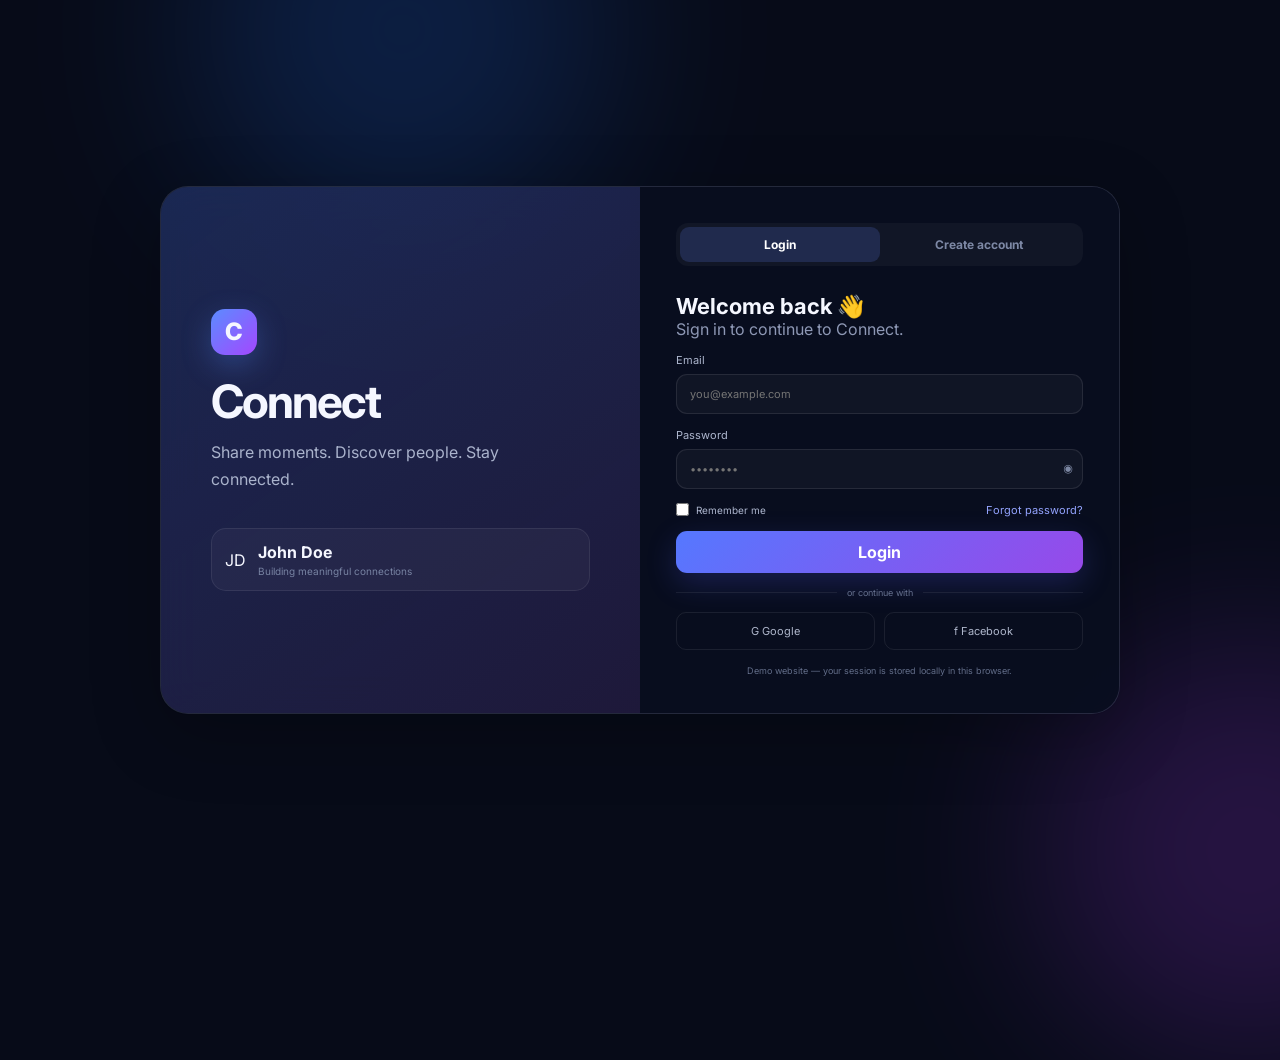
<file: index.html>
<!DOCTYPE html>
<html lang="en">
<head>
  <meta charset="UTF-8">
  <meta name="viewport" content="width=device-width, initial-scale=1.0">
  <title>Connect — Login</title>
  <link rel="preconnect" href="https://fonts.googleapis.com">
  <link rel="preconnect" href="https://fonts.gstatic.com" crossorigin>
  <link href="https://fonts.googleapis.com/css2?family=Inter:wght@400;500;600;700;800&display=swap" rel="stylesheet">
  <link rel="stylesheet" href="style.css">
</head>
<body class="auth-page">
  <div class="bg-orb orb-one"></div><div class="bg-orb orb-two"></div>
  <main class="auth-shell glass">
    <section class="auth-brand">
      <div class="brand-mark">C</div>
      <h1>Connect</h1>
      <p>Share moments. Discover people. Stay connected.</p>
      <div class="auth-preview">
        <div class="mini-avatar">JD</div><div><strong>John Doe</strong><small>Building meaningful connections</small></div>
      </div>
    </section>
    <section class="auth-card">
      <div class="auth-tabs">
        <button class="tab active" data-auth-tab="login">Login</button>
        <button class="tab" data-auth-tab="register">Create account</button>
      </div>

      <form id="loginForm" class="auth-form">
        <div><h2>Welcome back 👋</h2><p class="muted">Sign in to continue to Connect.</p></div>
        <label>Email<input id="loginEmail" type="email" placeholder="you@example.com" required></label>
        <label>Password<div class="password-wrap"><input id="loginPassword" type="password" placeholder="••••••••" required><button type="button" class="eye" data-toggle-password="loginPassword">◉</button></div></label>
        <div class="form-row"><label class="check"><input type="checkbox"> Remember me</label><button type="button" class="link-btn" id="forgotBtn">Forgot password?</button></div>
        <button class="gradient-btn auth-submit" type="submit">Login</button>
        <div class="divider"><span>or continue with</span></div>
        <div class="social-auth"><button type="button">G Google</button><button type="button">f Facebook</button></div>
        <p class="auth-note">Demo website — your session is stored locally in this browser.</p>
      </form>

      <form id="registerForm" class="auth-form hidden">
        <div><h2>Create your account ✨</h2><p class="muted">Join the Connect community.</p></div>
        <label>Full name<input id="registerName" type="text" placeholder="John Doe" required></label>
        <label>Email<input id="registerEmail" type="email" placeholder="you@example.com" required></label>
        <label>Password<div class="password-wrap"><input id="registerPassword" type="password" placeholder="Create a password" minlength="6" required><button type="button" class="eye" data-toggle-password="registerPassword">◉</button></div></label>
        <label>Confirm password<input id="registerConfirm" type="password" placeholder="Repeat your password" minlength="6" required></label>
        <label class="check"><input id="terms" type="checkbox" required> I agree to the Terms and Privacy Policy.</label>
        <button class="gradient-btn auth-submit" type="submit">Create account</button>
        <p class="auth-note">No real server is connected yet. This is the complete front-end foundation for Phase 3.</p>
      </form>
    </section>
  </main>
  <div id="toast" class="toast"></div>
  <script src="app.js"></script>
</body>
</html>
</file>
<file: style.css>
*{box-sizing:border-box;margin:0;padding:0}html{scroll-behavior:smooth}body{font-family:Inter,system-ui,sans-serif;background:#070b18;color:#f5f7ff;min-height:100vh}a{text-decoration:none;color:inherit}button,input,textarea{font:inherit}button{cursor:pointer;border:0;color:inherit;background:none}.muted{color:#8e98b5}.hidden{display:none!important}.glass{background:rgba(18,25,49,.68);border:1px solid rgba(255,255,255,.09);box-shadow:0 20px 70px rgba(0,0,0,.24);backdrop-filter:blur(20px)}.app-bg{position:fixed;inset:0;overflow:hidden;pointer-events:none;background:radial-gradient(circle at 20% 10%,#18285b 0,transparent 34%),radial-gradient(circle at 80% 90%,#311a58 0,transparent 34%),#070b18}.bg-orb{position:absolute;width:420px;height:420px;border-radius:50%;filter:blur(90px);opacity:.18}.orb-one{background:#2777ff;top:-180px;left:15%}.orb-two{background:#b43cff;right:-180px;bottom:-160px}.app-layout{position:relative;display:grid;grid-template-columns:250px minmax(0,760px) 300px;gap:24px;max-width:1440px;margin:auto;padding:24px}.sidebar{position:sticky;top:24px;height:calc(100vh - 48px);padding:22px 16px;display:flex;flex-direction:column;border-radius:24px}.logo{display:flex;align-items:center;gap:10px;font-size:21px;font-weight:800;padding:4px 8px 26px}.brand-mark{display:grid;place-items:center;width:46px;height:46px;border-radius:14px;background:linear-gradient(135deg,#5b8cff,#a447ff);font-weight:800;font-size:24px;box-shadow:0 10px 30px rgba(91,140,255,.3)}.brand-mark.small{width:34px;height:34px;border-radius:10px;font-size:17px}nav{display:grid;gap:7px}nav a{display:flex;align-items:center;gap:13px;padding:13px 12px;border-radius:13px;color:#9ca6c4;font-weight:600;transition:.2s}nav a span{font-size:20px;width:22px;text-align:center}nav a:hover,nav a.active{background:rgba(94,126,255,.13);color:#fff}nav a.active{box-shadow:inset 3px 0 #6e8cff}.badge{margin-left:auto;background:#704cff;padding:3px 7px;border-radius:99px;font-size:10px;color:#fff}.sidebar-bottom{margin-top:auto}.user-mini{display:flex;align-items:center;gap:10px;padding:15px 5px}.user-mini small,.post-head small,.suggestion small,.conversation small,.chat-head small{display:block;color:#7f89a8;font-size:11px;margin-top:3px}.avatar{width:42px;height:42px;border-radius:50%;display:grid;place-items:center;flex:0 0 auto;font-weight:800;background:linear-gradient(135deg,#3b83ff,#9d4dff);border:2px solid rgba(255,255,255,.12)}.avatar.large{width:74px;height:74px;font-size:24px}.full{width:100%}.ghost-btn,.outline-btn{border:1px solid rgba(255,255,255,.1);padding:11px 14px;border-radius:12px;color:#b4bdd7}.ghost-btn:hover,.outline-btn:hover{background:rgba(255,255,255,.05)}.main-content{min-width:0;padding:8px 0 40px}.topbar,.page-heading{display:flex;align-items:center;justify-content:space-between;gap:18px;margin-bottom:22px}.eyebrow{font-size:10px;letter-spacing:2px;color:#7784a8;font-weight:800;margin-bottom:7px}.topbar h1,.page-heading h1{font-size:27px;letter-spacing:-.8px}.top-actions{display:flex;align-items:center;gap:10px}.icon-btn{width:42px;height:42px;border-radius:12px;background:rgba(255,255,255,.05);display:grid;place-items:center;font-size:20px;position:relative}.icon-btn i{position:absolute;right:8px;top:7px;width:6px;height:6px;border-radius:50%;background:#8c5cff}.stories{padding:18px;border-radius:20px;margin-bottom:16px}.stories-head,.panel-title{display:flex;justify-content:space-between;align-items:center;margin-bottom:14px}.stories h2{font-size:15px}.stories-head a,.panel-title a{font-size:12px;color:#8494ff}.story-list{display:flex;gap:17px;overflow:auto;padding-bottom:3px}.story{text-align:center;min-width:64px}.story span{display:block;font-size:11px;color:#aab2c9;margin-top:7px}.story-ring{width:56px;height:56px;margin:auto;border-radius:50%;display:grid;place-items:center;border:2px solid #6f78ff;outline:3px solid rgba(111,120,255,.12);background:linear-gradient(135deg,#1b326a,#7e3db3);font-weight:700}.add-story .story-ring{border-style:dashed;color:#8fa0c7;font-size:25px;background:rgba(255,255,255,.03)}.photo-a{background:linear-gradient(145deg,#ff9b71,#7c4bff)}.photo-b{background:linear-gradient(145deg,#40d9c2,#3068ff)}.photo-c{background:linear-gradient(145deg,#ff7ab6,#ffc857)}.photo-d{background:linear-gradient(145deg,#2e466d,#db7b42)}.photo-e{background:linear-gradient(145deg,#69c7ff,#7b50ed)}.composer{display:flex;align-items:center;gap:12px;padding:13px;border-radius:18px;margin-bottom:18px}.composer-input{flex:1;padding:13px 15px;background:rgba(255,255,255,.04);border:1px solid rgba(255,255,255,.06);border-radius:12px;color:#727d9e}.media-btn{font-size:12px;color:#aab5ff;white-space:nowrap}.post{padding:19px;border-radius:20px;margin-bottom:17px}.post-head{display:flex;align-items:center;gap:11px}.post-head strong{font-size:13px}.more-btn{margin-left:auto;color:#7883a3}.post>p{font-size:13px;line-height:1.7;color:#d0d5e5;margin:14px 0}.post-media{height:280px;border-radius:16px;display:grid;place-items:end start;padding:22px;margin:10px 0 13px;overflow:hidden;position:relative}.post-media span{font-weight:800;font-size:17px;text-shadow:0 2px 20px #000}.gradient-media{background:linear-gradient(135deg,#17294e,#794b74 48%,#e17e61)}.gradient-media.tech{background:linear-gradient(135deg,#071b2c,#244b87 48%,#6c38a1)}.post-meta{display:flex;gap:18px;color:#707b9b;font-size:11px;padding:3px 2px 12px}.post-actions{border-top:1px solid rgba(255,255,255,.06);padding-top:11px;display:flex;justify-content:space-between}.post-actions button{font-size:12px;color:#9ba5c1;padding:7px}.post-actions button:hover{color:#fff}.like-btn.liked{color:#ff70a8}.rightbar{padding-top:8px}.panel,.profile-side{border-radius:20px;padding:18px;margin-bottom:17px}.panel-title h3{font-size:13px}.panel-title span{color:#697491}.trend{padding:12px 0;border-bottom:1px solid rgba(255,255,255,.05)}.trend:last-child{border:0}.trend strong{font-size:12px;display:block}.trend small{color:#687492;font-size:10px}.suggestion{display:flex;align-items:center;gap:9px;padding:10px 0}.suggestion>div:nth-child(2){min-width:0;flex:1}.suggestion strong{font-size:11px;display:block}.follow-btn{border:1px solid #5d6cff;color:#aab4ff;border-radius:9px;padding:7px 9px;font-size:10px}.follow-btn:hover{background:rgba(93,108,255,.14)}.profile-side{text-align:center}.profile-side .avatar{margin:0 auto 10px}.profile-side h3{font-size:15px}.profile-stats{display:flex;justify-content:space-between;margin:18px 0;font-size:9px;color:#727d99}.profile-stats b{display:block;color:#fff;font-size:13px;margin-bottom:3px}.search-box{display:flex;align-items:center;gap:8px;background:rgba(255,255,255,.04);border:1px solid rgba(255,255,255,.08);padding:11px 14px;border-radius:13px;width:270px;color:#7784a4}.search-box input,.message-search input{background:none;border:0;outline:0;color:#fff;width:100%}.filter-row{display:flex;gap:8px;margin-bottom:18px;overflow:auto}.filter{padding:10px 15px;border-radius:10px;background:rgba(255,255,255,.04);color:#909bb9;font-size:12px;white-space:nowrap}.filter.active{background:#5e70ff;color:#fff}.explore-grid{display:grid;grid-template-columns:repeat(2,1fr);gap:16px}.explore-card{border-radius:18px;overflow:hidden}.explore-art{height:170px;display:grid;place-items:center;font-size:25px;font-weight:800;letter-spacing:5px}.art-1{background:linear-gradient(135deg,#122b50,#703d9d)}.art-2{background:linear-gradient(135deg,#175b62,#bd7350)}.art-3{background:linear-gradient(135deg,#172f55,#c14867)}.art-4{background:linear-gradient(135deg,#3d205e,#de6b83)}.art-5{background:linear-gradient(135deg,#244a66,#8752d6)}.art-6{background:linear-gradient(135deg,#71423d,#d6a85d)}.explore-card h3{font-size:14px;padding:14px 15px 3px}.explore-card p{font-size:11px;color:#77829f;padding:0 15px 15px}.reels-grid{display:grid;grid-template-columns:repeat(2,1fr);gap:17px}.reel{overflow:hidden;border-radius:19px}.reel-video{height:370px;display:flex;flex-direction:column;justify-content:space-between;padding:18px;background-size:cover}.reel-1{background:linear-gradient(160deg,#1b385a,#a44f78)}.reel-2{background:linear-gradient(160deg,#123e54,#7770d4)}.reel-3{background:linear-gradient(160deg,#44245e,#c97564)}.reel-4{background:linear-gradient(160deg,#2b4c68,#c89151)}.play{align-self:center;margin:auto;background:rgba(0,0,0,.35);width:58px;height:58px;border-radius:50%;display:grid;place-items:center}.reel-video b{font-size:15px}.reel-info{display:flex;align-items:center;gap:10px;padding:12px}.reel-info>div:nth-child(2){flex:1}.reel-info strong{font-size:12px}.reel-info small{display:block;color:#77829f;font-size:10px;margin-top:3px}.messages-layout{display:grid;grid-template-columns:280px 1fr;min-height:610px;border-radius:20px;overflow:hidden}.conversation-list{border-right:1px solid rgba(255,255,255,.07)}.message-search{display:flex;gap:8px;margin:15px;background:rgba(255,255,255,.04);padding:10px;border-radius:10px;color:#7784a4}.conversation{display:flex;gap:10px;padding:13px 15px;align-items:center}.conversation:hover,.conversation.active{background:rgba(102,116,255,.1)}.conversation>div:nth-child(2){flex:1;min-width:0}.conversation strong{font-size:12px}.conversation p{font-size:10px;color:#74809d;margin-top:4px;white-space:nowrap;overflow:hidden;text-overflow:ellipsis}.conversation small{font-size:9px}.chat{display:flex;flex-direction:column}.chat-head{display:flex;align-items:center;gap:10px;padding:15px;border-bottom:1px solid rgba(255,255,255,.07)}.chat-head div:nth-child(2){flex:1}.chat-head strong{font-size:12px}.chat-head small{color:#61d9a0}.chat-body{flex:1;padding:20px;display:flex;flex-direction:column;gap:12px;justify-content:flex-end}.bubble{max-width:72%;padding:11px 14px;border-radius:15px;font-size:12px;line-height:1.5}.received{background:rgba(255,255,255,.06);align-self:flex-start;border-bottom-left-radius:4px}.sent{background:linear-gradient(135deg,#536dff,#844be2);align-self:flex-end;border-bottom-right-radius:4px}.chat-input{display:flex;gap:8px;padding:13px;border-top:1px solid rgba(255,255,255,.07)}.chat-input input{flex:1;background:rgba(255,255,255,.04);border:0;outline:0;padding:12px;border-radius:11px;color:#fff}.gradient-btn{background:linear-gradient(135deg,#5578ff,#9749e9);padding:11px 17px;border-radius:11px;font-weight:700;color:#fff;box-shadow:0 10px 30px rgba(88,94,255,.22)}.gradient-btn:hover{filter:brightness(1.08)}.notification-list{border-radius:20px;overflow:hidden}.notification{display:flex;align-items:center;gap:13px;padding:17px;border-bottom:1px solid rgba(255,255,255,.06)}.notification:last-child{border:0}.notification.unread{background:rgba(85,105,255,.05)}.notification>div:nth-child(2){flex:1}.notification p{font-size:12px;color:#c5ccdc}.notification small{display:block;color:#6f7a99;font-size:10px;margin-top:5px}.dot{width:7px;height:7px;border-radius:50%;background:#7285ff}.link-btn{color:#94a4ff;font-size:11px}.profile-cover{border-radius:22px;overflow:hidden}.cover-art{height:180px;background:linear-gradient(120deg,#182c61,#5a3b88,#8a4668)}.profile-main{display:flex;align-items:center;gap:17px;padding:0 23px 20px;position:relative}.profile-avatar{width:105px;height:105px;font-size:28px;margin-top:-45px;border:6px solid #121931}.profile-copy{flex:1}.profile-copy h1{font-size:22px}.profile-copy p{font-size:11px;line-height:1.6;margin-top:3px}.profile-buttons{display:flex;gap:8px}.profile-nav{display:flex;gap:25px;padding:0 25px}.profile-nav a{font-size:12px;color:#7783a0;padding:13px 2px}.profile-nav a.active{color:#fff;border-bottom:2px solid #7384ff}.profile-content{display:grid;grid-template-columns:1fr 280px;gap:17px;margin-top:17px}.profile-about{border-radius:18px;padding:18px;height:max-content}.profile-about h3{font-size:14px;margin-bottom:14px}.profile-about p{font-size:11px;color:#8c97b3;padding:7px 0}.profile-about hr{border:0;border-top:1px solid rgba(255,255,255,.06);margin:12px 0}.profile-stats.big{margin:8px 0}.create-card{border-radius:21px;padding:22px}.create-card textarea{display:block;width:100%;height:180px;resize:vertical;margin:20px 0;background:rgba(255,255,255,.035);border:1px solid rgba(255,255,255,.08);border-radius:15px;color:#fff;padding:17px;outline:0}.upload-area{border:1px dashed rgba(125,139,255,.4);border-radius:16px;text-align:center;padding:28px}.upload-icon{font-size:30px;color:#8997ff}.upload-area h3{font-size:14px;margin:9px 0 5px}.upload-area input{display:none}.upload-area label{display:inline-block;margin-top:12px}.file-preview{display:flex;flex-wrap:wrap;gap:8px;margin-top:14px}.file-preview span{padding:7px 10px;border-radius:8px;background:rgba(255,255,255,.05);font-size:10px}.create-options{display:flex;gap:8px;flex-wrap:wrap;padding:17px 0}.create-options button{font-size:11px;color:#98a2bd;padding:9px 12px;border-radius:10px;background:rgba(255,255,255,.035)}.create-footer{display:flex;align-items:center;justify-content:space-between;border-top:1px solid rgba(255,255,255,.06);padding-top:16px}.mobile-header{display:none}
.auth-page{display:grid;place-items:center;padding:30px;overflow:hidden;position:relative}.auth-shell{width:min(960px,100%);display:grid;grid-template-columns:1fr 1fr;border-radius:28px;overflow:hidden;position:relative}.auth-brand{padding:65px 50px;background:linear-gradient(145deg,rgba(35,54,110,.6),rgba(79,42,112,.25));display:flex;flex-direction:column;justify-content:center}.auth-brand h1{font-size:46px;letter-spacing:-2px;margin:18px 0 10px}.auth-brand>p{color:#aab3cc;line-height:1.7;max-width:350px}.auth-preview{display:flex;align-items:center;gap:12px;margin-top:35px;padding:13px;border:1px solid rgba(255,255,255,.08);background:rgba(255,255,255,.035);border-radius:15px}.auth-preview small{display:block;color:#7884a3;font-size:10px;margin-top:3px}.auth-card{padding:36px;background:rgba(8,13,29,.84)}.auth-tabs{display:flex;background:rgba(255,255,255,.035);padding:4px;border-radius:12px;margin-bottom:27px}.tab{flex:1;padding:10px;border-radius:9px;color:#7d88a5;font-size:12px;font-weight:700}.tab.active{background:#202a4d;color:#fff}.auth-form{display:grid;gap:14px}.auth-form h2{font-size:22px}.auth-form label{font-size:11px;color:#aeb7cf}.auth-form input:not([type=checkbox]){display:block;width:100%;margin-top:7px;padding:12px 13px;border-radius:11px;border:1px solid rgba(255,255,255,.09);background:rgba(255,255,255,.035);color:#fff;outline:0}.auth-form input:focus{border-color:#687bff}.password-wrap{position:relative}.password-wrap input{padding-right:40px!important}.eye{position:absolute;right:10px;top:12px;color:#7d88a4}.form-row{display:flex;justify-content:space-between;align-items:center}.check{display:flex!important;align-items:center;gap:7px;font-size:10px!important}.check input{accent-color:#6e78ff}.social-auth{display:grid;grid-template-columns:1fr 1fr;gap:9px}.social-auth button{padding:11px;border:1px solid rgba(255,255,255,.08);border-radius:10px;color:#aeb6cb;font-size:11px}.divider{display:flex;align-items:center;gap:10px;color:#65708e;font-size:9px}.divider:before,.divider:after{content:"";height:1px;background:rgba(255,255,255,.07);flex:1}.auth-note{font-size:9px;color:#626d89;text-align:center;line-height:1.5}.toast{position:fixed;right:24px;bottom:24px;background:#18213d;border:1px solid rgba(255,255,255,.12);padding:12px 16px;border-radius:12px;box-shadow:0 15px 40px rgba(0,0,0,.35);font-size:12px;transform:translateY(30px);opacity:0;pointer-events:none;transition:.25s;z-index:50}.toast.show{transform:translateY(0);opacity:1}
@media(max-width:1180px){.app-layout{grid-template-columns:220px minmax(0,1fr);max-width:1000px}.rightbar{display:none}}
@media(max-width:760px){.app-layout{display:block;padding:12px}.sidebar{position:fixed;z-index:40;left:12px;top:12px;bottom:12px;height:auto;width:250px;transform:translateX(-120%);transition:.25s}.sidebar.open{transform:translateX(0)}.mobile-header{display:flex;align-items:center;justify-content:space-between;margin-bottom:15px}.mobile-header .logo{padding:0;font-size:18px}.menu-btn{width:40px;height:40px;background:rgba(255,255,255,.05);border-radius:11px}.main-content{padding:0 0 30px}.topbar h1,.page-heading h1{font-size:22px}.page-heading{align-items:flex-start;flex-direction:column}.search-box{width:100%}.explore-grid,.reels-grid,.profile-content{grid-template-columns:1fr}.messages-layout{grid-template-columns:1fr}.conversation-list{display:none}.chat{min-height:600px}.profile-main{align-items:flex-start;flex-wrap:wrap;padding:0 16px 16px}.profile-copy{min-width:calc(100% - 125px)}.profile-buttons{width:100%}.profile-buttons button{flex:1}.auth-page{padding:12px}.auth-shell{grid-template-columns:1fr}.auth-brand{padding:30px}.auth-brand h1{font-size:36px}.auth-card{padding:25px}.auth-brand .auth-preview{margin-top:20px}.rightbar{display:none}.create-footer{align-items:flex-start;gap:10px;flex-direction:column}}
</file>
